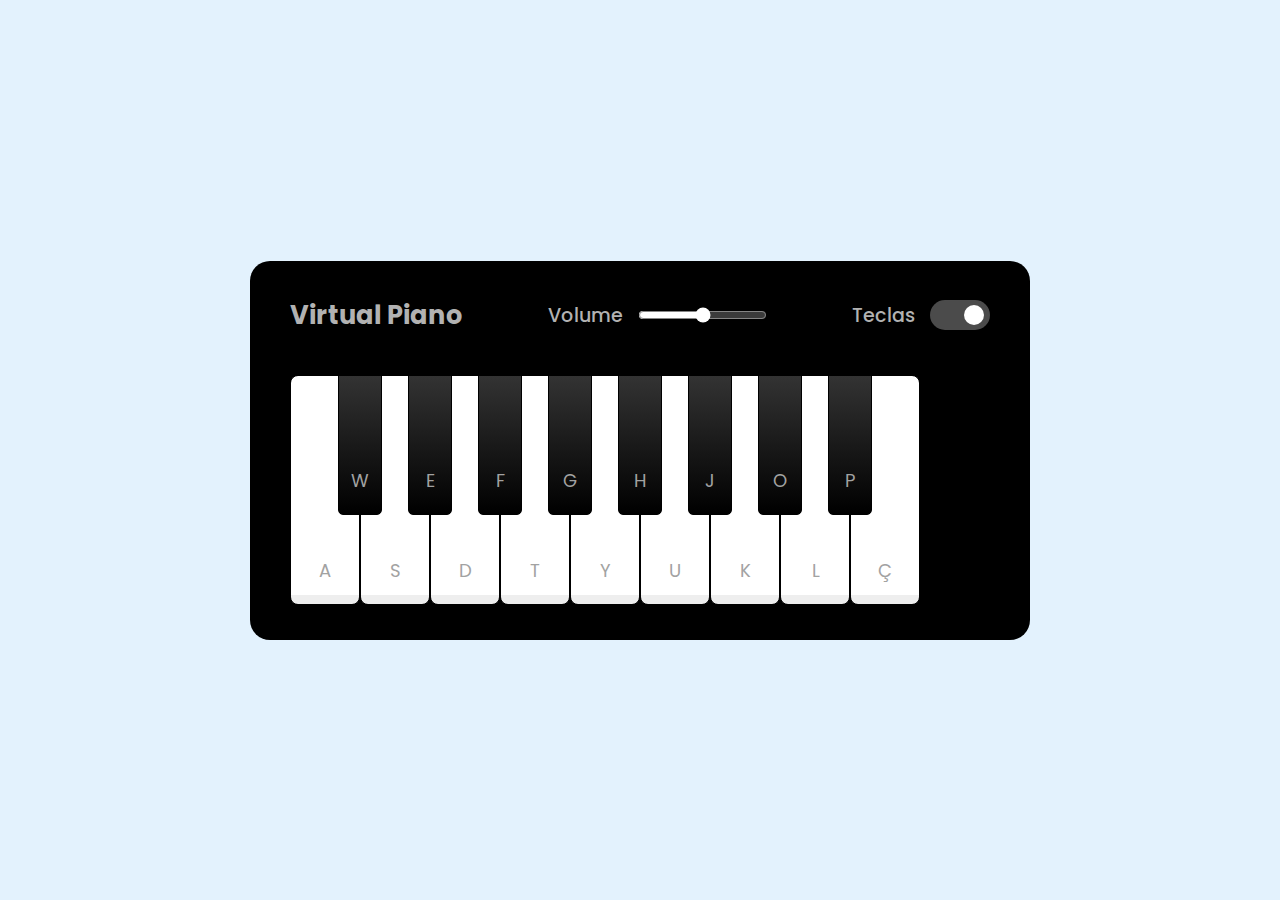
<file: Construindo um Simulador de Piano com JavaScript/index.html>
<!DOCTYPE html>
<html lang="pt-br">

<head>
  <meta charset="UTF-8">
  <meta name="viewport" content="width=device-width, initial-scale=1.0">
  <title>Piano Simulator</title>

  <!-- styles -->
  <link rel="stylesheet" href="./src/styles/reset.css">
  <link rel="stylesheet" href="./src/styles/main.css">

  <!-- fonts -->
  <link rel="preconnect" href="https://fonts.googleapis.com">
  <link rel="preconnect" href="https://fonts.gstatic.com" crossorigin>
  <link
    href="https://fonts.googleapis.com/css2?family=Poppins:ital,wght@0,100;0,200;0,400;0,700;1,100;1,200;1,300;1,400&display=swap"
    rel="stylesheet">
</head>

<body>
  <div class="container">
    <header>
      <h2>Virtual Piano</h2>
      <div class="column volume-slider">
        <span>Volume</span> <input type="range" min="0" max="1" value="0.5" step="any">
      </div>
      <div class="column keys-check">
        <span>Teclas</span> <input type="checkbox" checked>
      </div>
    </header>
    <ul class="piano-keys">
      <li class="key white" data-key="a"><span>a</span></li>
      <li class="key black" data-key="w"><span>w</span></li>
      <li class="key white" data-key="s"><span>s</span></li>
      <li class="key black" data-key="e"><span>e</span></li>
      <li class="key white" data-key="d"><span>d</span></li>
      <li class="key black" data-key="f"><span>f</span></li>
      <li class="key white" data-key="t"><span>t</span></li>
      <li class="key black" data-key="g"><span>g</span></li>
      <li class="key white" data-key="y"><span>y</span></li>
      <li class="key black" data-key="h"><span>h</span></li>
      <li class="key white" data-key="u"><span>u</span></li>
      <li class="key black" data-key="j"><span>j</span></li>
      <li class="key white" data-key="k"><span>k</span></li>
      <li class="key black" data-key="o"><span>o</span></li>
      <li class="key white" data-key="l"><span>l</span></li>
      <li class="key black" data-key="p"><span>p</span></li>
      <li class="key white" data-key="ç"><span>ç</span></li>
    </ul>
  </div>

  <script src="./src/scripts/engine.js" defer></script>
</body>

</html>
</file>
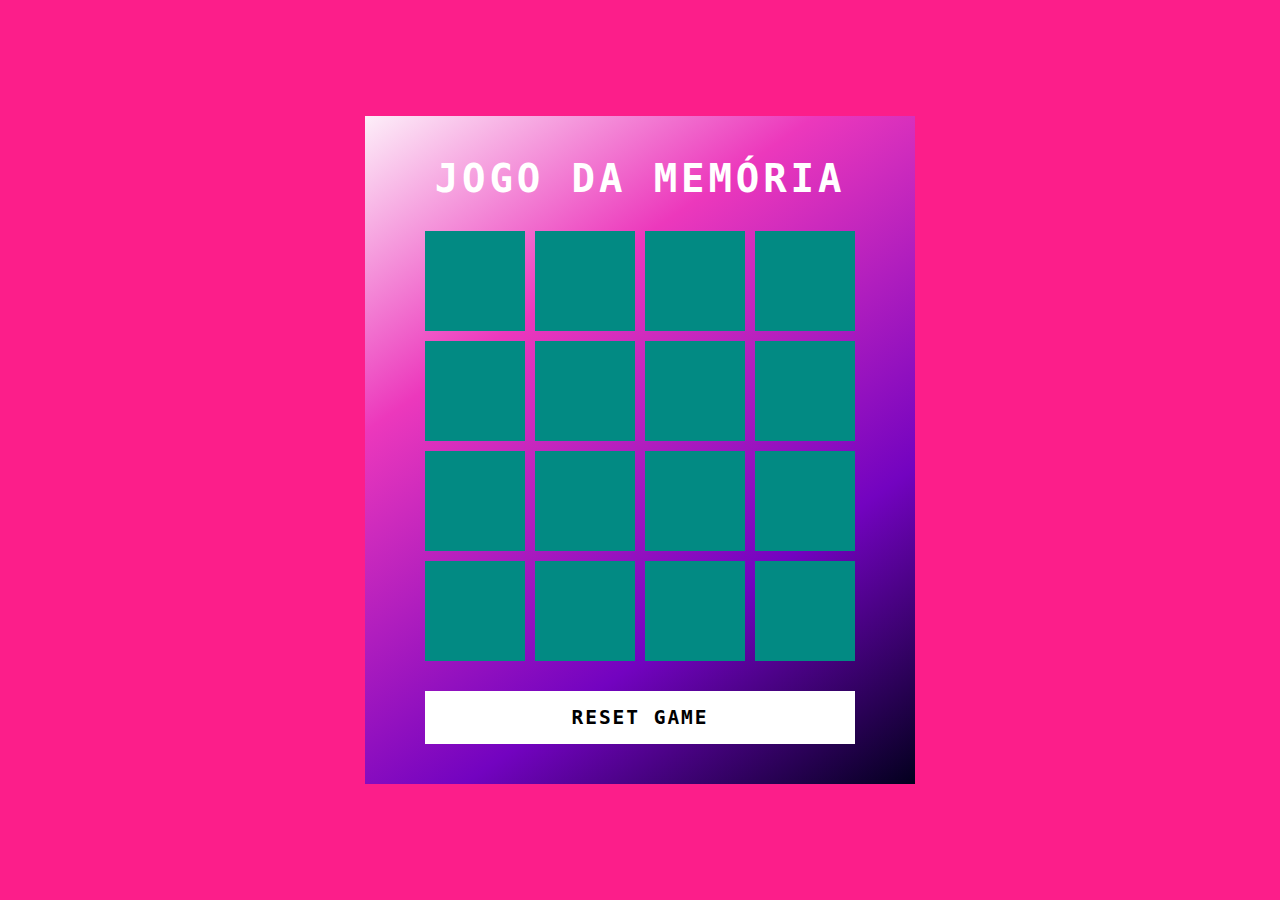
<file: Criando um Jogo da memória com Emojis Utilizando Javascript/index.html>
<!DOCTYPE html>
<html lang="pt-br">

<head>
  <meta charset="UTF-8">
  <meta name="viewport" content="width=device-width, initial-scale=1.0">
  <title>Jogo Da Memória</title>
  <link rel="stylesheet" href="./src/styles/reset.css">
  <link rel="stylesheet" href="./src/styles/main.css">
</head>

<body>
  <div class="container">
    <h2>JOGO DA MEMÓRIA</h2>
    <div class="game"></div>
    <button class="reset" onclick="window.location.reload()">RESET GAME</button>
  </div>

  <script src="./src/scripts/engine.js" defer></script>
</body>

</html>
</file>
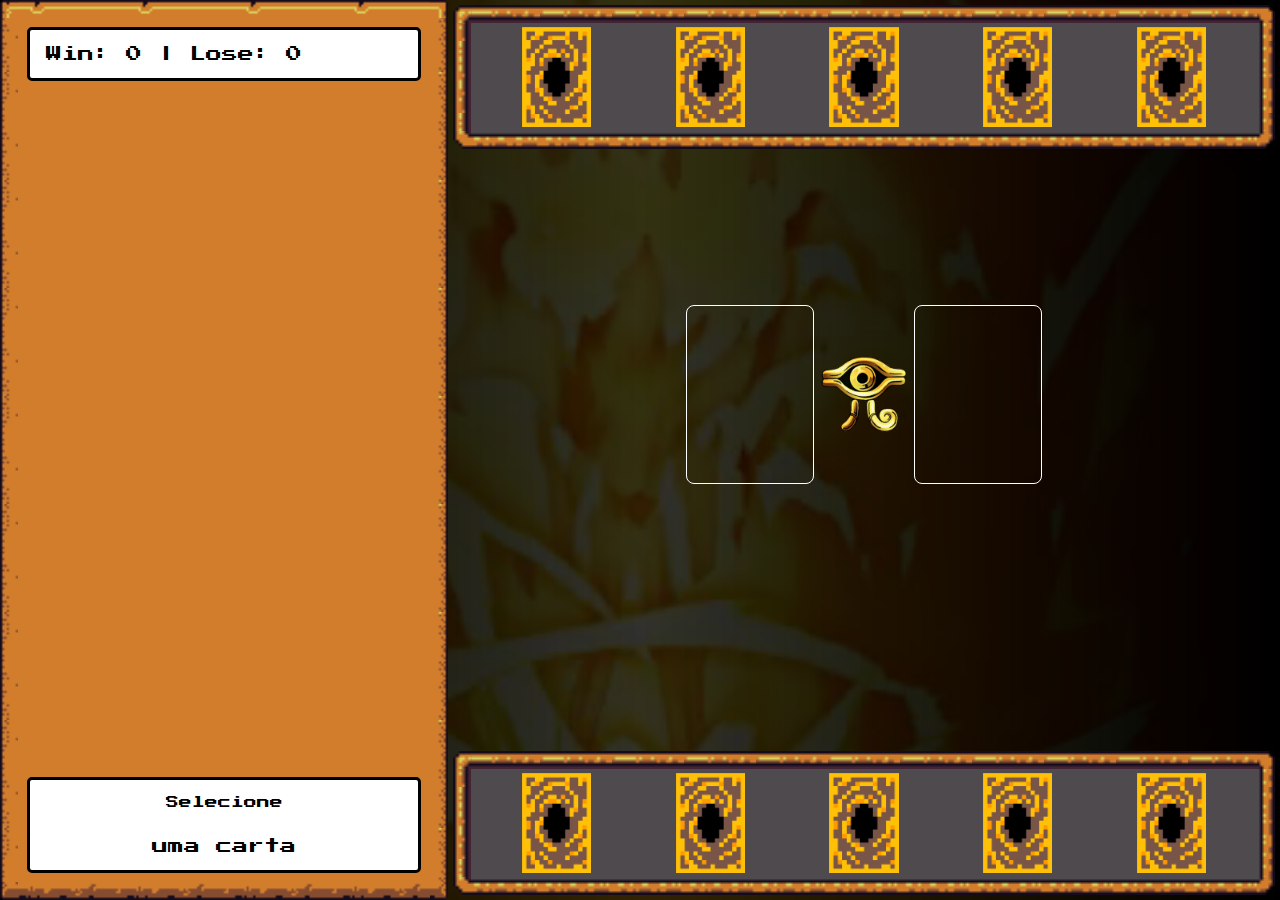
<file: Criando um Jogo de Cartas do Yu-Gi-Oh! com JavaScript e CSS/index.html>
<!DOCTYPE html>
<html lang="pt-br">

<head>
  <meta charset="UTF-8">
  <meta name="viewport" content="width=device-width, initial-scale=1.0">
  <title>YuGiOh-JoKenPo Edition</title>

  <!-- favicon -->
  <link rel="shortcut icon" href="./src/assets/favicon/Favicon.ico" type="image/x-icon">

  <!-- Google fonts -->
  <link rel="preconnect" href="https://fonts.googleapis.com">
  <link rel="preconnect" href="https://fonts.gstatic.com" crossorigin>
  <link href="https://fonts.googleapis.com/css2?family=Press+Start+2P&display=swap" rel="stylesheet">

  <!-- reset css -->
  <link rel="stylesheet" href="./src/styles/reset.css">

  <!-- framework -->
  <link rel="stylesheet" href="./src/styles/buttons.css">
  <link rel="stylesheet" href="./src/styles/containers_and_frames.css">

  <!-- main style -->
  <link rel="stylesheet" href="./src/styles/main.css">
</head>

<body>
  <audio id="bgm" loop>
    <source src="./src/assets/audios/egyptian_duel.mp3" type="audio/mp3" />
  </audio>
  <div class="bg-video">
    <video class="video" autoplay loop muted>
      <source src="./src/assets/video/yugi.mp4" type="video/mp4">
    </video>
  </div>
  <div class="container">
    <div class="container__left framed-golden-2">
      <div class="score_box frame">

        <span id="score_points">Win: 0 | Lose: 0</span>

        <span></span>
      </div>
      <div class="menu_avatar">
        <img id="card-image">
      </div>
      <div class="card_details frame">
        <p id="card-name">Selecione</p>
        <p id="card-type">uma carta</p>
      </div>
    </div>
    <div class="container__right">
      <div class="card-box__container">
        <div class="card-box framed" id="computer-cards"></div>
        <div class="card-versus__container">
          <div class="versus-top">
            <div class="card-infield">
              <img id="player-field-card" height="180px" width="125px">
            </div>
            <img height="100px" src="./src/assets/icons/millenium2.png">
            <div class="card-infield">
              <img id="computer-field-card" height="180px" width="125px">
            </div>
          </div>
          <div class="versus-bottom">
            <button id="next-duel" class="rpgui-button" onclick="resetDuel()">
              GANHOU
            </button>
          </div>
        </div>
        <div class="card-box framed" id="player-cards"></div>
      </div>
    </div>
  </div>
  <script src="./src/scripts/engine.js" defer></script>
</body>

</html>
</file>
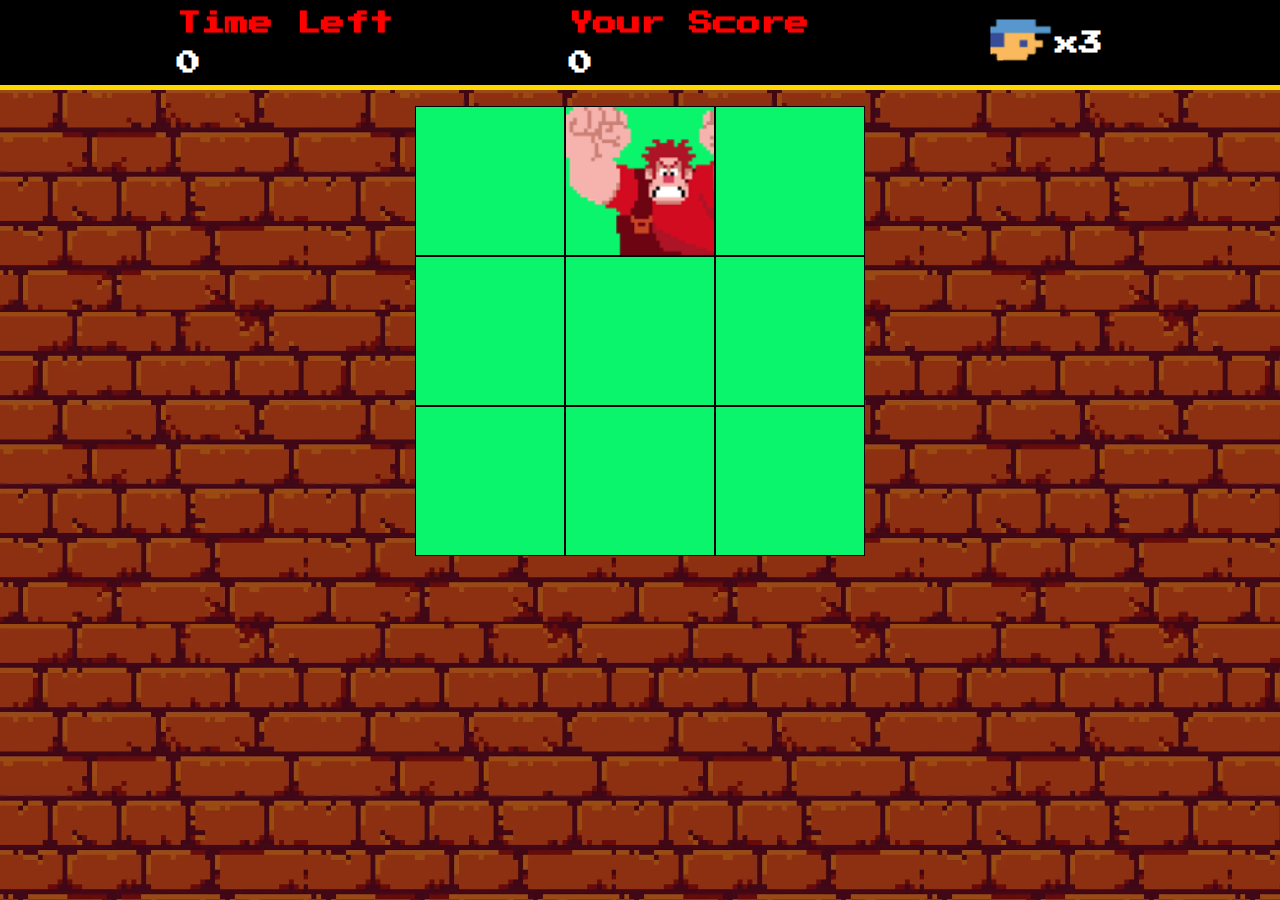
<file: Criando um jogo do Detona Ralph com JS/index.html>
<!DOCTYPE html>
<html lang="pt-br">
<head>
    <meta charset="UTF-8">
    <meta name="viewport" content="width=device-width, initial-scale=1.0">
    <title>Detona Ralph</title>

                    <!-- Fontes -->
    <link rel="preconnect" href="https://fonts.googleapis.com">
    <link rel="preconnect" href="https://fonts.gstatic.com" crossorigin>
    <link href="https://fonts.googleapis.com/css2?family=Press+Start+2P&display=swap" rel="stylesheet">

                    <!-- Styles -->
    <link rel="stylesheet" href="./src/styles/reset.css">
    <link rel="stylesheet" href="./src/styles/main.css">
</head>

<body>

    <div class="container">
        <div class="menu">
            <div class="menu-time">
                <h2 style="color:red;">Time Left</h2>
                <h2 id="time-left">0</h2>
            </div>
            <div class="menu-score">
                <h2 style="color:red;">Your Score</h2>
                <h2 id="score">0</h2>
            </div>
            <div class="menu-lives">
                <img src="./src/imagens/player.png " alt="foto do jogador" height="60px"/>
                <h2>x3</h2>
            </div>

        </div>

        <div class="panel">
            <div class="panel-row">
                <div class="square " id="1"></div>
                <div class="square" id="2"></div>
                <div class="square" id="3"></div>
            </div>

            <div class="panel-row">
                <div class="square enemy" id="4"></div>
                <div class="square" id="5"></div>
                <div class="square" id="6"></div>
            </div>

            <div class="panel-row">
                <div class="square" id="7"></div>
                <div class="square" id="8"></div>
                <div class="square" id="9"></div>
            </div>
        </div>
    </div>




   <script defer src="./src/scripts/engine.js" ></script>
</body>
</html>
</file>
<file: Construindo um Simulador de Piano com JavaScript/src/styles/main.css>
body {
    display: flex;
    align-items: center;
    justify-content: center;
    min-height: 100vh;
    background-color: #e3f2fd;
    color: #fff;
  }
  
  .container {
    width: 780px;
    border-radius: 20px;
    padding: 35px 40px;
    background-color: black;
  }
  
  .container header {
    color: #b2b2b2;
    display: flex;
    align-items: center;
    justify-content: space-between;
  }
  
  header h2 {
    font-size: 1.6rem;
  }
  
  header .column {
    display: flex;
    align-items: center;
  }
  
  header .column span {
    font-weight: 500;
    margin-right: 15px;
    font-size: 1.19rem;
  }
  
  .volume-slider input {
    accent-color: #fff;
  }
  
  .keys-check input {
    width: 60px;
    height: 30px;
    appearance: none;
    border-radius: 30px;
    background-color: #4b4b4b;
    cursor: pointer;
    position: relative;
  }
  
  .keys-check input::before {
    content: "";
    height: 20px;
    width: 20px;
    background-color: #8c8c8c;
    top: 50%;
    left: 0.3rem;
    border-radius: inherit;
    position: absolute;
    transform: translateY(-50%);
    transition: all 0.3s ease;
  }
  
  .keys-check input:checked::before {
    left: 2.1rem;
    background-color: #fff;
  }
  
  .piano-keys {
    display: flex;
    margin-top: 40px;
  }
  .piano-keys .key {
    cursor: pointer;
    user-select: none;
    list-style: none;
    color: #a2a2a2;
    position: relative;
    text-transform: uppercase;
  }
  
  .piano-keys .white {
    width: 70px;
    height: 230px;
    border: 1px solid black;
    border-radius: 8px;
    background: linear-gradient(#fff 96%, #eee 4%);
  }
  
  .piano-keys .black {
    width: 44px;
    height: 140px;
    z-index: 2;
    margin: 0 -22px 0 -22px;
    border: 1px solid black;
    border-radius: 0 0 5px 5px;
    background: linear-gradient(#333, #000);
  }
  
  .piano-keys span {
    position: absolute;
    bottom: 20px;
    width: 100%;
    text-align: center;
    font-size: 1.13rem;
  }

  .piano-keys .white.active{
    box-shadow: inset -5px 5px 20px rgba( 0,0,0, 0.2);
    background: linear-gradient(to bottom #ffffff 0%, #eee 100%);

  }

  .piano-keys .black.active{
    box-shadow: inset -5px 5px 10px rgba( 255,255,255, 0.1);
    background: linear-gradient(to bottom #000, #434343);

  }

  .piano-keys .key.hide span{
    display: none;
  }
</file>
<file: Criando um Jogo da memória com Emojis Utilizando Javascript/src/styles/main.css>
body {
    display: flex;
    justify-content: center;
    align-items: center;
    min-height: 100vh;
    background: #fc1e8a;
    user-select: none;
  }
  
  .container {
    position: relative;
    display: flex;
    flex-direction: column;
    justify-content: center;
    align-items: center;
    gap: 30px;
    background: linear-gradient(
      325deg,
      #03001e 0%,
      #7303c0 30%,
      #ec38bc 70%,
      #fdeff9 100%
    );
    padding: 40px 60px;
  }
  
  h2 {
    font-size: 3em;
    color: #fff;
    text-transform: uppercase;
    letter-spacing: 0.1em;
  }
  
  .reset {
    padding: 15px 20px;
    width: 100%;
    color: #000;
    background-color: #fff;
    border: none;
    font-size: 1.5em;
    letter-spacing: 0.1em;
    text-transform: uppercase;
    cursor: pointer;
    font-weight: 600;
  }
  
  .reset:focus {
    color: #ec38bc;
    background-color: #262809;
  }
  
  .game {
    width: 430px;
    height: 430px;
    display: flex;
    flex-wrap: wrap;
    gap: 10px;
    transform-style: preserve-3d;
    perspective: 500px;
  }
  
  .item {
    position: relative;
    width: 100px;
    height: 100px;
    display: flex;
    align-items: center;
    justify-content: center;
    background-color: #028a83;
  
    font-size: 3em;
    transform: rotateY(180deg);
    transition: 0.25s;
  }
  
  .item::after {
    content: "";
    position: absolute;
    inset: 0;
    background: #028a83;
    /* opacity: 0.85; */
    transition: 0.25s;
    transform: rotateY(0deg);
    backface-visibility: hidden;
  }

.item.boxOpen{
    transform: rotateY(0deg);
}

.boxOpen::after,
.boxMatch::after{
    transform: rotateY(180deg);
}
</file>
<file: Criando um Jogo de Cartas do Yu-Gi-Oh! com JavaScript e CSS/src/styles/buttons.css>
/**
* Styling for buttons
*/

/* button style */
.rpgui-button {
    /* hide button default stuff */
    background-color: Transparent;
    background-repeat: no-repeat;
    border: none;
    overflow: hidden;
    outline: none;
  
    /* background */
    background: url("../assets/rpg/button.png") no-repeat no-repeat;
    background-clip: padding-box;
    background-origin: padding-box;
    background-position: center;
    background-size: 100% 100%;
  
    /* font size */
    font-size: 1em;
  
    /* default size and display */
    max-width: 100%;
    min-width: 140px;
    height: 60px;
    display: inline-block;
  
    /* padding */
    padding-left: 35px;
    padding-right: 35px;
  }
  
  /* button hover */
  .rpgui-button.hover,
  .rpgui-button:hover {
    background-image: url("../assets/rpg/button-hover.png");
  }
  
  /* button clicked */
  .rpgui-button.down,
  .rpgui-button:active {
    background-image: url("../assets/rpg/button-down.png");
  }
  
  /* golden button stuff */
  .rpgui-button.golden p {
    display: inline-block;
  }
  
  /* golden button style */
  .rpgui-button.golden {
    /* hide button default stuff */
    background-color: Transparent;
    background-repeat: no-repeat;
    border: none;
    overflow: hidden;
    outline: none;
  
    /* background */
    background: url("../assets/rpg/button-golden.png") no-repeat no-repeat;
    background-clip: padding-box;
    background-origin: padding-box;
    background-position: center;
    background-size: 100% 80%;
  
    /* default size and display */
    max-width: 100%;
    min-width: 140px;
    height: 60px;
    display: inline-block;
  
    /* padding */
    padding-top: 5px;
    padding-left: 35px;
    padding-right: 35px;
    overflow: visible;
  }
  
  /* button hover */
  .rpgui-button.golden.hover,
  .rpgui-button.golden:hover {
    background-image: url("../assets/rpg/button-golden-hover.png");
  }
  
  /* button clicked */
  .rpgui-button.golden.down,
  .rpgui-button.golden:active {
    background-image: url("../assets/rpg/button-golden-down.png");
  }
  
  .rpgui-button.golden:before {
    white-space: nowrap;
    display: inline-block;
    content: "";
    width: 34px;
    display: block;
    height: 110%;
    background: transparent url("../assets/rpg/button-golden-left.png") no-repeat
      right center;
    background-size: 100% 100%;
    margin: 0 0 0 0;
    left: 0px;
    float: left;
    margin-left: -46px;
    margin-top: -5%;
  }
  
  .rpgui-button.golden:after {
    white-space: nowrap;
    display: block;
    content: "";
    width: 34px;
    height: 110%;
    background: transparent url("../assets/rpg/button-golden-right.png") no-repeat
      left center;
    background-size: 100% 100%;
    margin: 0 0 0 0;
    right: 0px;
    float: right;
    margin-right: -46px;
    margin-top: -5%;
  }
  
  /*
  .rpgui-button.golden:hover:before {
  
    background-image: url('img/button-golden-left-hover.png');
  }
  
  .rpgui-button.golden:hover:after {
  
    background-image: url('img/button-golden-right-hover.png');
  }
  */
</file>
<file: Criando um Jogo de Cartas do Yu-Gi-Oh! com JavaScript e CSS/src/styles/containers_and_frames.css>
/**
* customized divs (containers) and framed objects (background and frame image).
*/

/* game div without background image*/
/**
* customized divs (containers) and framed objects (background and frame image).
*/

/* game div without background image*/
.rpgui-container {
    /* position style and default z */
    position: fixed;
    z-index: 10;
  
    overflow: show;
  }
  
  /* game div with background image*/
  .framed {
    /* border */
    border-style: solid;
    border-image-source: url("../assets/rpg/border-image.png");
    border-image-repeat: repeat;
    border-image-slice: 6 6 6 6;
    border-image-width: 18px;
    border-width: 15px;
    padding: 12px;
  
    /* internal border */
    box-sizing: border-box;
    -moz-box-sizing: border-box;
    -webkit-box-sizing: border-box;
  
    /* background */
    background: url("../assets/rpg/background-image.png") repeat repeat;
    background-clip: padding-box;
    background-origin: padding-box;
    background-position: center;
  }
  
  /* game div with golden background image*/
  .framed-golden {
    /* border */
    border-style: solid;
    border-image-source: url("../assets/rpg/border-image-golden.png");
    border-image-repeat: repeat;
    border-image-slice: 4 4 4 4;
    border-image-width: 18px;
    border-width: 15px;
    padding: 12px;
  
    /* internal border */
    box-sizing: border-box;
    -moz-box-sizing: border-box;
    -webkit-box-sizing: border-box;
  
    /* background */
    background: url("../assets/rpg/background-image-golden.png") repeat repeat;
    background-clip: padding-box;
    background-origin: padding-box;
    background-position: center;
  }
  
  /* game div with golden2 background image*/
  .framed-golden-2 {
    /* border */
    border-style: solid;
    border-image-source: url("../assets/rpg/border-image-golden2.png");
    border-image-repeat: repeat;
    border-image-slice: 8 8 8 8;
    border-image-width: 18px;
    border-width: 15px;
    padding: 12px;
  
    /* internal border */
    box-sizing: border-box;
    -moz-box-sizing: border-box;
    -webkit-box-sizing: border-box;
  
    /* background */
    background: url("../assets/rpg/background-image-golden2.png") repeat repeat;
    background-clip: padding-box;
    background-origin: padding-box;
    background-position: center;
  }
  
  /* game div with soft grey background image*/
  .framed-grey {
    position: relative;
  
    /* border */
    border-style: solid;
    border-image-source: url("../assets/rpg/border-image-grey.png");
    border-image-repeat: repeat;
    border-image-slice: 3 3 3 3;
    border-image-width: 7px;
    border-width: 7px;
    padding: 12px;
  
    /* internal border */
    box-sizing: border-box;
    -moz-box-sizing: border-box;
    -webkit-box-sizing: border-box;
  
    /* background */
    background: url("../assets/rpg/background-image-grey.png") repeat repeat;
    background-clip: padding-box;
    background-origin: padding-box;
    background-position: center;
  }
</file>
<file: Criando um Jogo de Cartas do Yu-Gi-Oh! com JavaScript e CSS/src/styles/main.css>
body {
    cursor: url("../assets/cursor/yugicursor.png"), default;
  }
  
  button,
  button:hover,
  img:hover,
  a,
  a:hover {
    cursor: url("../assets/cursor/yamiyugicursorGLOW.png"), auto;
  }
  
  .bg-video {
    position: absolute;
    z-index: -2;
    width: 100vw;
    height: 100vh;
    overflow: hidden;
    display: flex;
    justify-content: center;
  }
  
  .bg-video .video {
    height: 100vh;
  }
  
  .bg-video::after {
    content: "";
    position: absolute;
    top: 0;
    left: 0;
    width: 100vw;
    height: 100vh;
    background: linear-gradient(90deg,
        rgba(0, 0, 0, 100) 0%,
        rgba(0, 0, 0, 0.8) 50%,
        rgba(0, 0, 0, 100) 100%);
  }
  
  .container {
    position: relative;
    z-index: 3;
    display: flex;
    height: 100vh;
  }
  
  .container__left {
    width: 35%;
    min-width: 300px;
    display: flex;
    flex-direction: column;
    align-items: center;
    justify-content: space-between;
  }
  
  .container__right {
    width: 65%;
  }
  
  .score_box {
    background-color: #fff;
    padding: 1rem;
    width: 100%;
    text-align: center;
    display: flex;
    align-items: center;
    justify-content: space-between;
  }
  
  .frame {
    border: 3px solid #000;
    border-radius: 5px;
  }
  
  .card_details {
    background-color: #fff;
    padding: 1rem;
    display: flex;
    flex-direction: column;
    align-items: center;
    justify-content: space-between;
    height: 6rem;
    width: 100%;
  }
  
  #card-name {
    font-size: 0.8rem;
  }
  
  #card-type {
    font-size: 1rem;
  }
  
  .card-box__container {
    height: 100vh;
    display: flex;
    flex-direction: column;
    justify-content: space-between;
    padding: 0.3rem;
  }
  
  .card-versus__container {
    display: flex;
    flex-direction: column;
    padding-top: 0.3rem;
    height: 300px;
    align-items: center;
  }
  
  .versus-top,
  .versus-bottom {
    display: flex;
    align-items: center;
    justify-content: center;
  }
  
  .versus-bottom {
    margin-top: 1rem;
  }
  
  #next-duel {
    display: none;
  }
  
  .card-box {
    height: 9rem;
    width: 100%;
    display: flex;
    flex-direction: row;
    align-items: center;
    justify-content: space-around;
  }
  
  .card-infield {
    height: 11.2rem;
    width: 8rem;
    border: 1px solid #fff;
    border-radius: 8px;
  }
  
  .card {
    transition: all 0.2s;
  }
  
  .card:hover {
    transform: scale(1.2);
  }
</file>
<file: Criando um jogo do Detona Ralph com JS/src/styles/main.css>
.container{
    display: flex;
    flex-direction: column;
    height: 100vh;
    background-image: url("../imagens/wall.png");
}

.menu{
    display: flex;
    justify-content: space-evenly;
    align-items: center;

    height: 90px;
    width: 100%;
    background-color: #000000;
    color: #ffffff;
    border-bottom: 5px solid #ffd700;
}

.panel{
    margin-top: 1rem;
    display: flex;
    align-items: center;
    justify-content: center;
   
    
}

.square{
    height: 150px;
    width: 150px;
    border: 1px solid #000000;
    background-color:#0af56c;
}

.enemy{
    background-image: url("../imagens/ralph.png");
    background-size: cover;
   
}

.menu-lives{
    display: flex;
    align-items: center;
    justify-content: center;
}

.menu-time h2:nth-child(2),
.menu-score h2:nth-child(2) {
    margin-top: 1rem;
}
</file>
